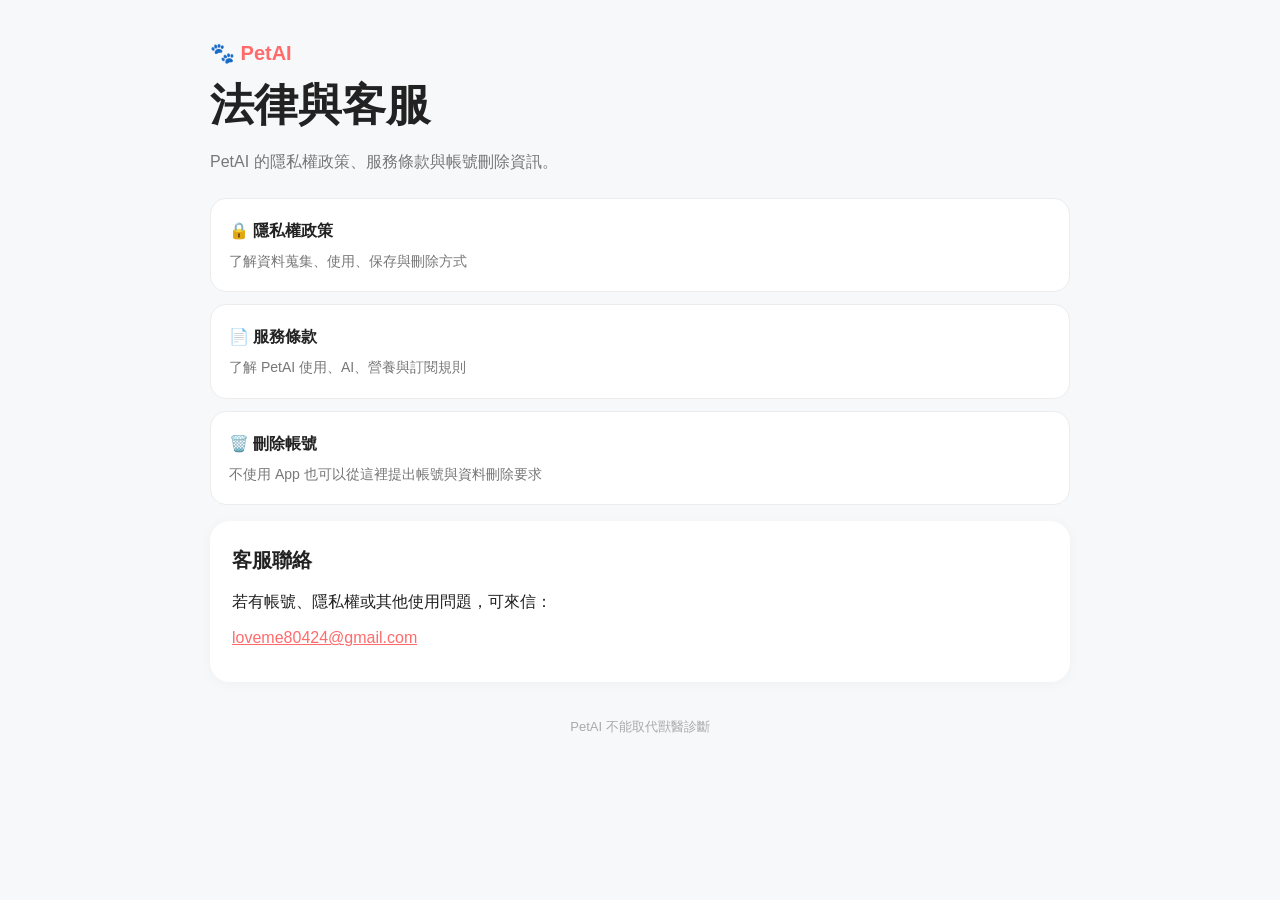
<file: index.html>
<!doctype html>
<html lang="zh-Hant">
<head>
  <meta charset="utf-8">
  <meta name="viewport" content="width=device-width, initial-scale=1">
  <title>PetAI｜法律與客服</title>
  <meta name="description" content="PetAI 隱私權政策、服務條款與帳號刪除說明">
  <link rel="stylesheet" href="styles.css">
</head>
<body>
  <main class="wrap">
    <div class="brand">🐾 PetAI</div>
    <h1>法律與客服</h1>
    <p class="muted">PetAI 的隱私權政策、服務條款與帳號刪除資訊。</p>

    <div class="menu">
      <a href="privacy.html">🔒 隱私權政策
        <span>了解資料蒐集、使用、保存與刪除方式</span>
      </a>
      <a href="terms.html">📄 服務條款
        <span>了解 PetAI 使用、AI、營養與訂閱規則</span>
      </a>
      <a href="delete-account.html">🗑️ 刪除帳號
        <span>不使用 App 也可以從這裡提出帳號與資料刪除要求</span>
      </a>
    </div>

    <div class="card">
      <h2>客服聯絡</h2>
      <p>若有帳號、隱私權或其他使用問題，可來信：</p>
      <p><a href="mailto:loveme80424@gmail.com">loveme80424@gmail.com</a></p>
    </div>

    <footer>PetAI 不能取代獸醫診斷</footer>
  </main>
</body>
</html>
</file>
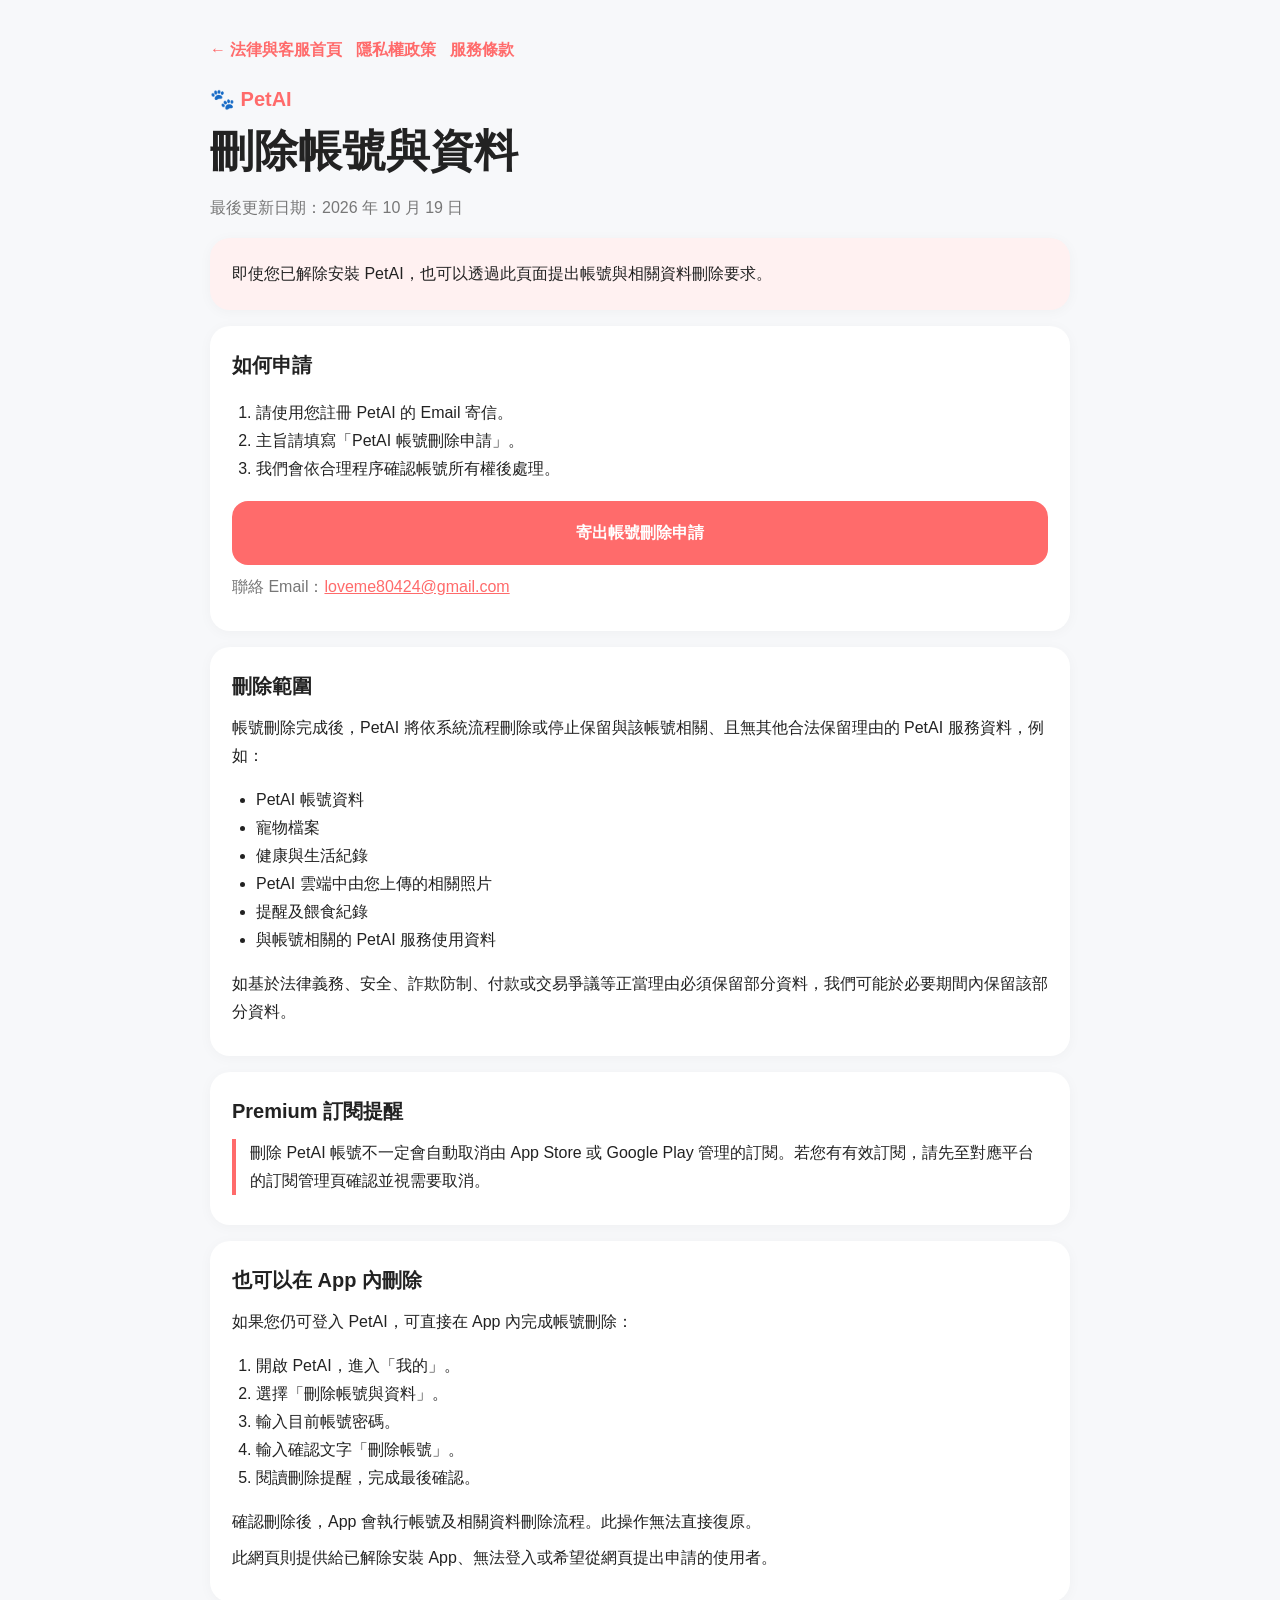
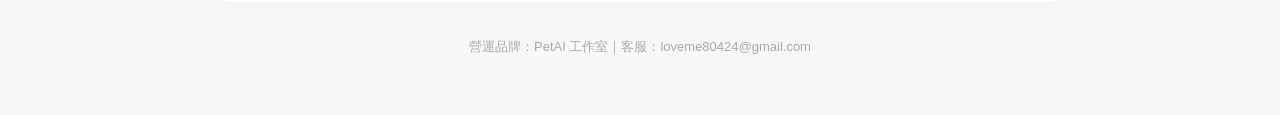
<file: delete-account.html>
<!doctype html>
<html lang="zh-Hant">
<head>
  <meta charset="utf-8">
  <meta name="viewport" content="width=device-width, initial-scale=1">
  <title>PetAI｜刪除帳號</title>
  <meta name="description" content="PetAI 帳號與資料刪除申請">
  <link rel="stylesheet" href="styles.css">
</head>
<body>
  <main class="wrap">
    <nav class="topnav">
      <a href="index.html">← 法律與客服首頁</a>
      <a href="privacy.html">隱私權政策</a>
      <a href="terms.html">服務條款</a>
    </nav>

    <div class="brand">🐾 PetAI</div>
    <h1>刪除帳號與資料</h1>
    <p class="updated">最後更新日期：2026 年 10 月 19 日</p>

    <div class="hero">
      即使您已解除安裝 PetAI，也可以透過此頁面提出帳號與相關資料刪除要求。
    </div>

    <section class="card">
      <h2>如何申請</h2>
      <ol>
        <li>請使用您註冊 PetAI 的 Email 寄信。</li>
        <li>主旨請填寫「PetAI 帳號刪除申請」。</li>
        <li>我們會依合理程序確認帳號所有權後處理。</li>
      </ol>

      <a class="button" href="mailto:loveme80424@gmail.com?subject=PetAI 帳號刪除申請&body=您好，我要申請刪除 PetAI 帳號及相關資料。%0A%0A請使用此 Email 對應的 PetAI 帳號進行確認。">
        寄出帳號刪除申請
      </a>

      <p class="muted">聯絡 Email：<a href="mailto:loveme80424@gmail.com">loveme80424@gmail.com</a></p>
    </section>

    <section class="card">
      <h2>刪除範圍</h2>
      <p>帳號刪除完成後，PetAI 將依系統流程刪除或停止保留與該帳號相關、且無其他合法保留理由的 PetAI 服務資料，例如：</p>
      <ul>
        <li>PetAI 帳號資料</li>
        <li>寵物檔案</li>
        <li>健康與生活紀錄</li>
        <li>PetAI 雲端中由您上傳的相關照片</li>
        <li>提醒及餵食紀錄</li>
        <li>與帳號相關的 PetAI 服務使用資料</li>
      </ul>
      <p>如基於法律義務、安全、詐欺防制、付款或交易爭議等正當理由必須保留部分資料，我們可能於必要期間內保留該部分資料。</p>
    </section>

    <section class="card">
      <h2>Premium 訂閱提醒</h2>
      <p class="notice">刪除 PetAI 帳號不一定會自動取消由 App Store 或 Google Play 管理的訂閱。若您有有效訂閱，請先至對應平台的訂閱管理頁確認並視需要取消。</p>
    </section>

    <section class="card">
      <h2>也可以在 App 內刪除</h2>
      <p>如果您仍可登入 PetAI，可直接在 App 內完成帳號刪除：</p>
<ol>
<li>開啟 PetAI，進入「我的」。</li>
<li>選擇「刪除帳號與資料」。</li>
<li>輸入目前帳號密碼。</li>
<li>輸入確認文字「刪除帳號」。</li>
<li>閱讀刪除提醒，完成最後確認。</li>
</ol>
<p>確認刪除後，App 會執行帳號及相關資料刪除流程。此操作無法直接復原。</p>
      <p>此網頁則提供給已解除安裝 App、無法登入或希望從網頁提出申請的使用者。</p>
    </section>

    <footer>營運品牌：PetAI 工作室｜客服：loveme80424@gmail.com</footer>
  </main>
</body>
</html>
</file>
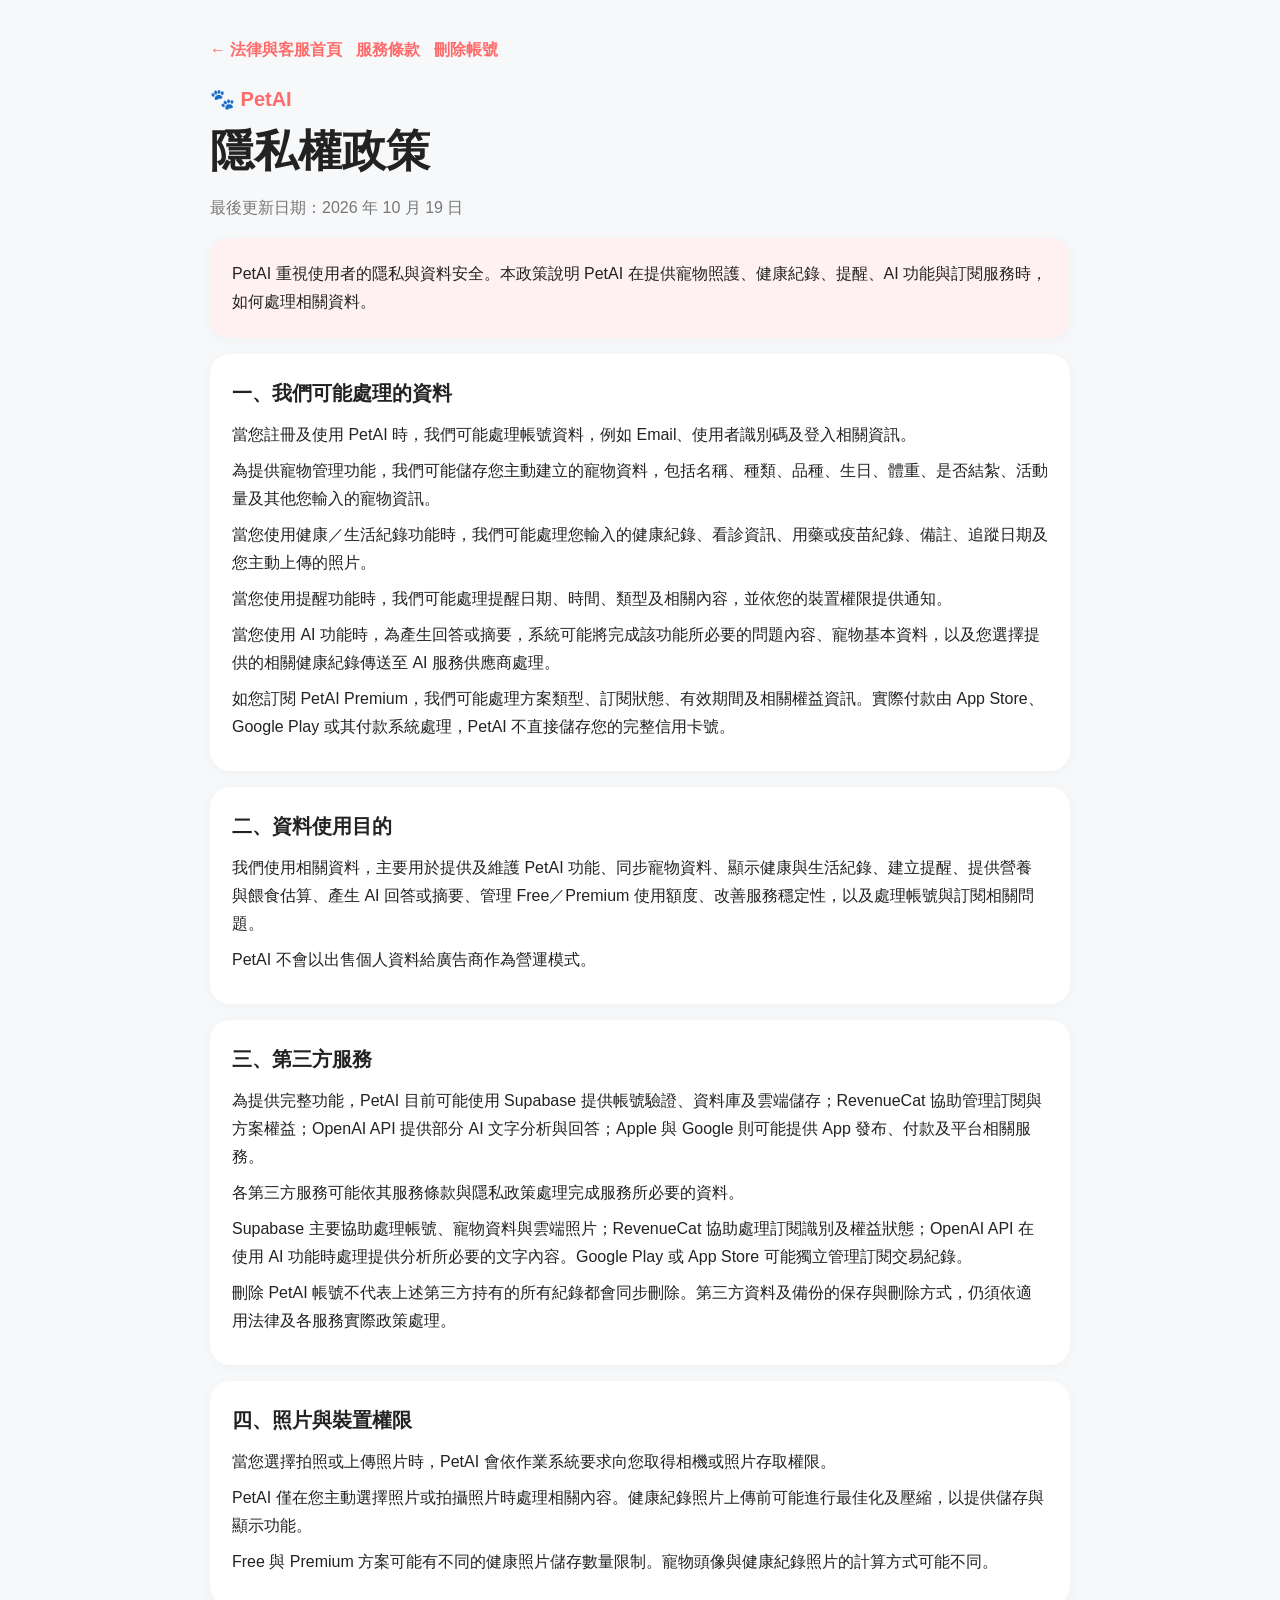
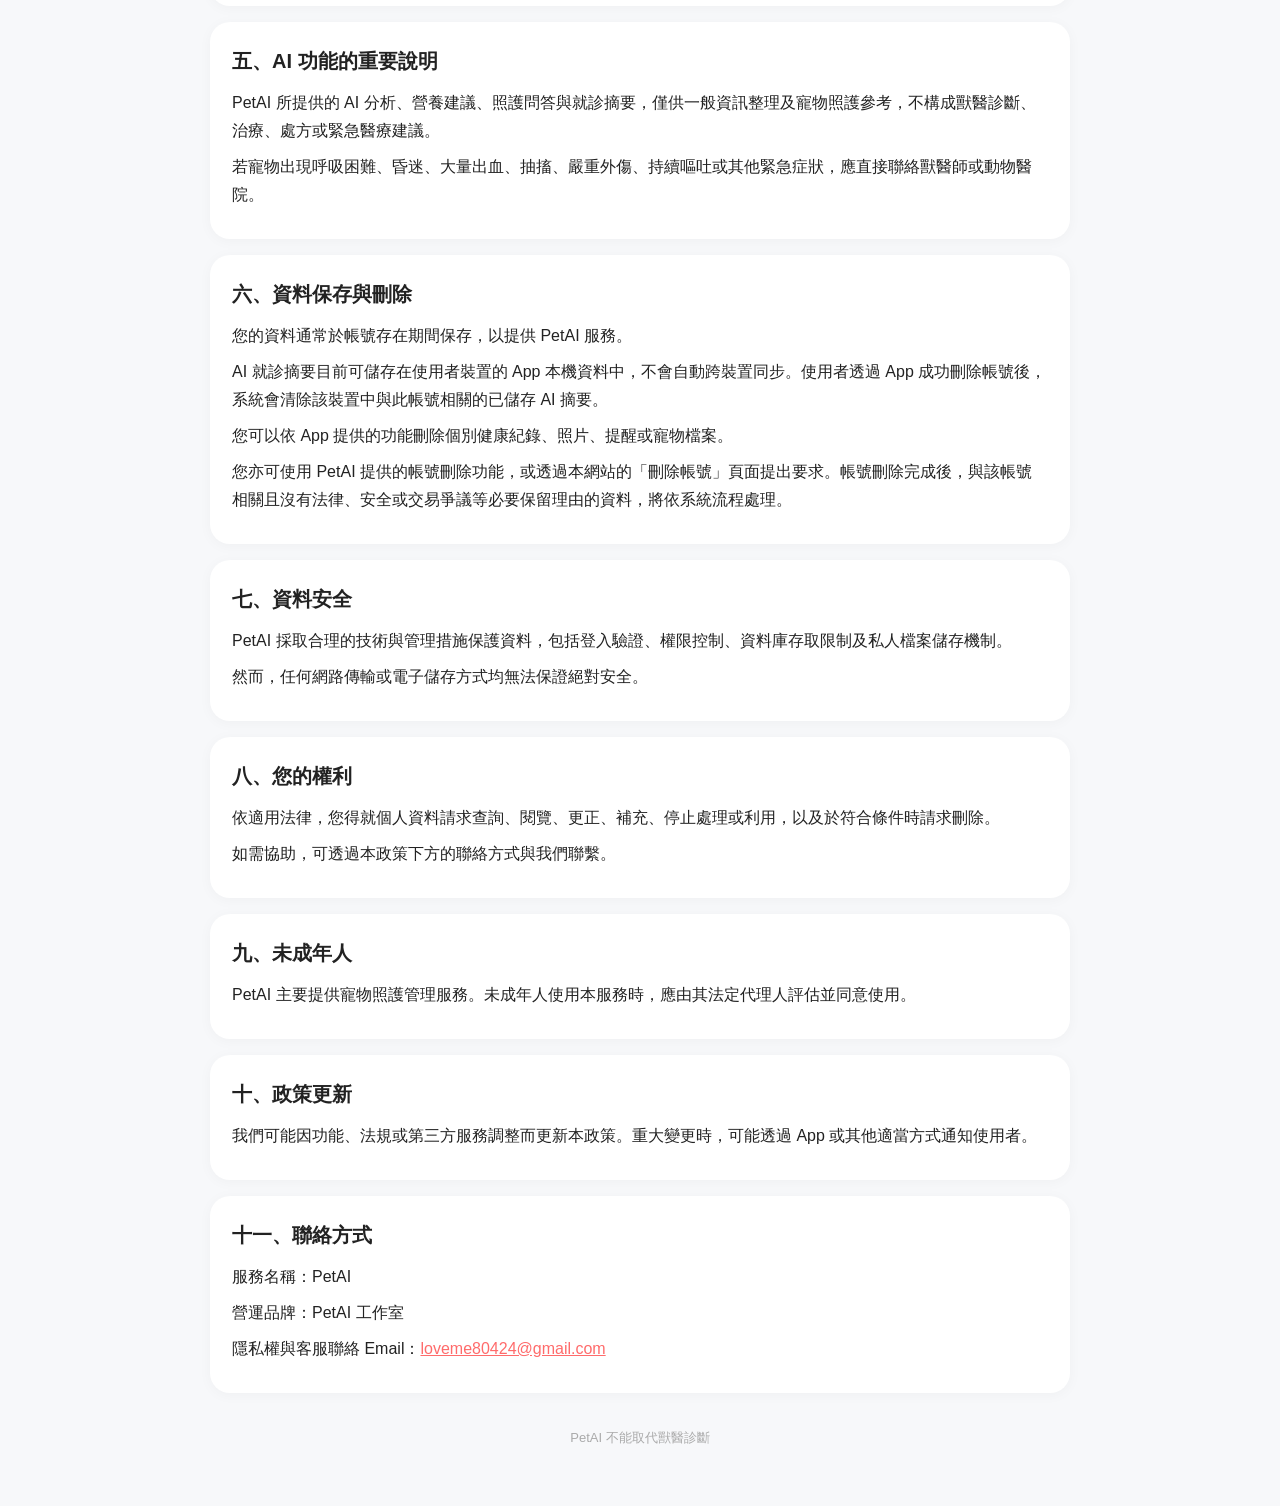
<file: privacy.html>
<!doctype html>
<html lang="zh-Hant">
<head>
  <meta charset="utf-8">
  <meta name="viewport" content="width=device-width, initial-scale=1">
  <title>PetAI｜隱私權政策</title>
  <meta name="description" content="PetAI 隱私權政策">
  <link rel="stylesheet" href="styles.css">
</head>
<body>
  <main class="wrap">
    <nav class="topnav">
      <a href="index.html">← 法律與客服首頁</a>
      <a href="terms.html">服務條款</a>
      <a href="delete-account.html">刪除帳號</a>
    </nav>

    <div class="brand">🐾 PetAI</div>
    <h1>隱私權政策</h1>
    <p class="updated">最後更新日期：2026 年 10 月 19 日</p>

    <div class="hero">
      PetAI 重視使用者的隱私與資料安全。本政策說明 PetAI 在提供寵物照護、健康紀錄、提醒、AI 功能與訂閱服務時，如何處理相關資料。
    </div>

    <section class="card">
      <h2>一、我們可能處理的資料</h2>
      <p>當您註冊及使用 PetAI 時，我們可能處理帳號資料，例如 Email、使用者識別碼及登入相關資訊。</p>
      <p>為提供寵物管理功能，我們可能儲存您主動建立的寵物資料，包括名稱、種類、品種、生日、體重、是否結紮、活動量及其他您輸入的寵物資訊。</p>
      <p>當您使用健康／生活紀錄功能時，我們可能處理您輸入的健康紀錄、看診資訊、用藥或疫苗紀錄、備註、追蹤日期及您主動上傳的照片。</p>
      <p>當您使用提醒功能時，我們可能處理提醒日期、時間、類型及相關內容，並依您的裝置權限提供通知。</p>
      <p>當您使用 AI 功能時，為產生回答或摘要，系統可能將完成該功能所必要的問題內容、寵物基本資料，以及您選擇提供的相關健康紀錄傳送至 AI 服務供應商處理。</p>
      <p>如您訂閱 PetAI Premium，我們可能處理方案類型、訂閱狀態、有效期間及相關權益資訊。實際付款由 App Store、Google Play 或其付款系統處理，PetAI 不直接儲存您的完整信用卡號。</p>
    </section>

    <section class="card">
      <h2>二、資料使用目的</h2>
      <p>我們使用相關資料，主要用於提供及維護 PetAI 功能、同步寵物資料、顯示健康與生活紀錄、建立提醒、提供營養與餵食估算、產生 AI 回答或摘要、管理 Free／Premium 使用額度、改善服務穩定性，以及處理帳號與訂閱相關問題。</p>
      <p>PetAI 不會以出售個人資料給廣告商作為營運模式。</p>
    </section>

    <section class="card">
      <h2>三、第三方服務</h2>
      <p>為提供完整功能，PetAI 目前可能使用 Supabase 提供帳號驗證、資料庫及雲端儲存；RevenueCat 協助管理訂閱與方案權益；OpenAI API 提供部分 AI 文字分析與回答；Apple 與 Google 則可能提供 App 發布、付款及平台相關服務。</p>
      <p>各第三方服務可能依其服務條款與隱私政策處理完成服務所必要的資料。</p>
<p>Supabase 主要協助處理帳號、寵物資料與雲端照片；RevenueCat 協助處理訂閱識別及權益狀態；OpenAI API 在使用 AI 功能時處理提供分析所必要的文字內容。Google Play 或 App Store 可能獨立管理訂閱交易紀錄。</p>
<p>刪除 PetAI 帳號不代表上述第三方持有的所有紀錄都會同步刪除。第三方資料及備份的保存與刪除方式，仍須依適用法律及各服務實際政策處理。</p>
    </section>

    <section class="card">
      <h2>四、照片與裝置權限</h2>
      <p>當您選擇拍照或上傳照片時，PetAI 會依作業系統要求向您取得相機或照片存取權限。</p>
      <p>PetAI 僅在您主動選擇照片或拍攝照片時處理相關內容。健康紀錄照片上傳前可能進行最佳化及壓縮，以提供儲存與顯示功能。</p>
      <p>Free 與 Premium 方案可能有不同的健康照片儲存數量限制。寵物頭像與健康紀錄照片的計算方式可能不同。</p>
    </section>

    <section class="card">
      <h2>五、AI 功能的重要說明</h2>
      <p>PetAI 所提供的 AI 分析、營養建議、照護問答與就診摘要，僅供一般資訊整理及寵物照護參考，不構成獸醫診斷、治療、處方或緊急醫療建議。</p>
      <p>若寵物出現呼吸困難、昏迷、大量出血、抽搐、嚴重外傷、持續嘔吐或其他緊急症狀，應直接聯絡獸醫師或動物醫院。</p>
    </section>

    <section class="card">
      <h2>六、資料保存與刪除</h2>
      <p>您的資料通常於帳號存在期間保存，以提供 PetAI 服務。</p>
<p>AI 就診摘要目前可儲存在使用者裝置的 App 本機資料中，不會自動跨裝置同步。使用者透過 App 成功刪除帳號後，系統會清除該裝置中與此帳號相關的已儲存 AI 摘要。</p>
      <p>您可以依 App 提供的功能刪除個別健康紀錄、照片、提醒或寵物檔案。</p>
      <p>您亦可使用 PetAI 提供的帳號刪除功能，或透過本網站的「刪除帳號」頁面提出要求。帳號刪除完成後，與該帳號相關且沒有法律、安全或交易爭議等必要保留理由的資料，將依系統流程處理。</p>
    </section>

    <section class="card">
      <h2>七、資料安全</h2>
      <p>PetAI 採取合理的技術與管理措施保護資料，包括登入驗證、權限控制、資料庫存取限制及私人檔案儲存機制。</p>
      <p>然而，任何網路傳輸或電子儲存方式均無法保證絕對安全。</p>
    </section>

    <section class="card">
      <h2>八、您的權利</h2>
      <p>依適用法律，您得就個人資料請求查詢、閱覽、更正、補充、停止處理或利用，以及於符合條件時請求刪除。</p>
      <p>如需協助，可透過本政策下方的聯絡方式與我們聯繫。</p>
    </section>

    <section class="card">
      <h2>九、未成年人</h2>
      <p>PetAI 主要提供寵物照護管理服務。未成年人使用本服務時，應由其法定代理人評估並同意使用。</p>
    </section>

    <section class="card">
      <h2>十、政策更新</h2>
      <p>我們可能因功能、法規或第三方服務調整而更新本政策。重大變更時，可能透過 App 或其他適當方式通知使用者。</p>
    </section>

    <section class="card">
      <h2>十一、聯絡方式</h2>
      <p>服務名稱：PetAI</p>
      <p>營運品牌：PetAI 工作室</p>
      <p>隱私權與客服聯絡 Email：<a href="mailto:loveme80424@gmail.com">loveme80424@gmail.com</a></p>
    </section>

    <footer>PetAI 不能取代獸醫診斷</footer>
  </main>
</body>
</html>
</file>
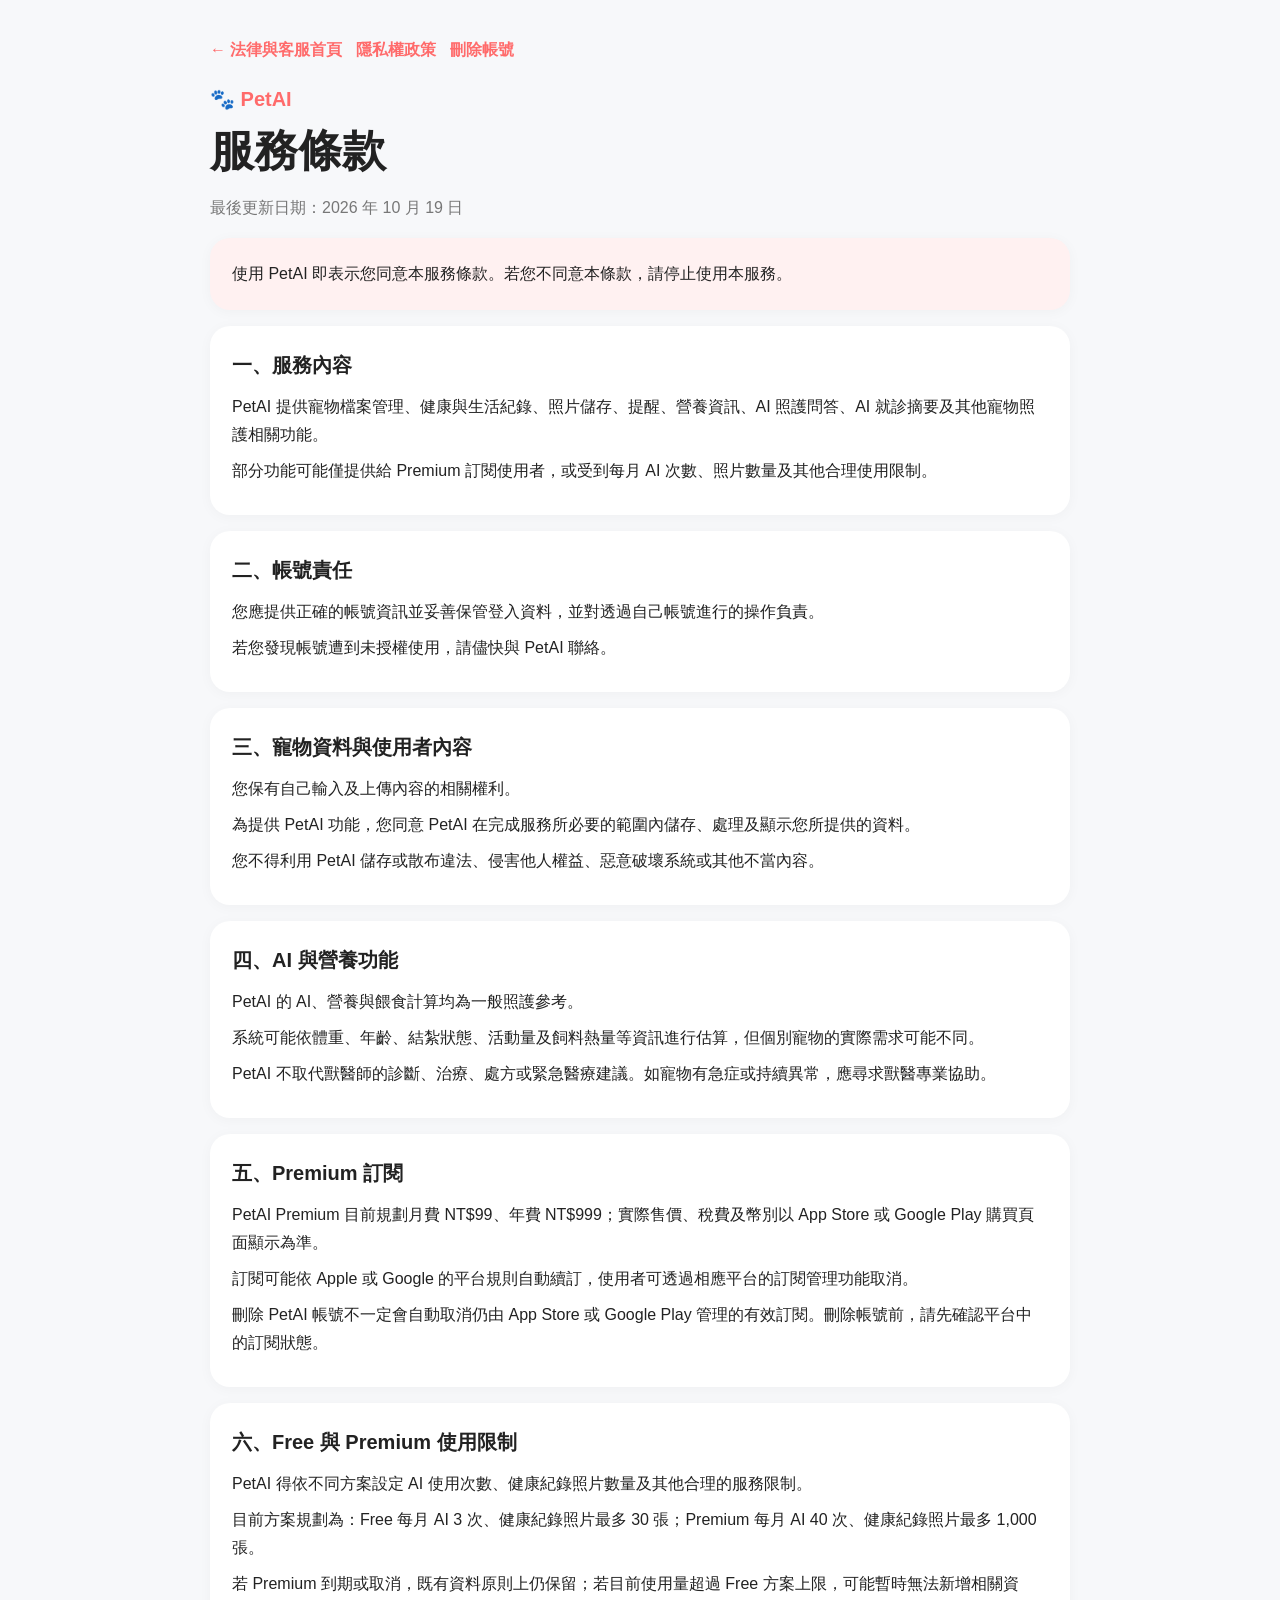
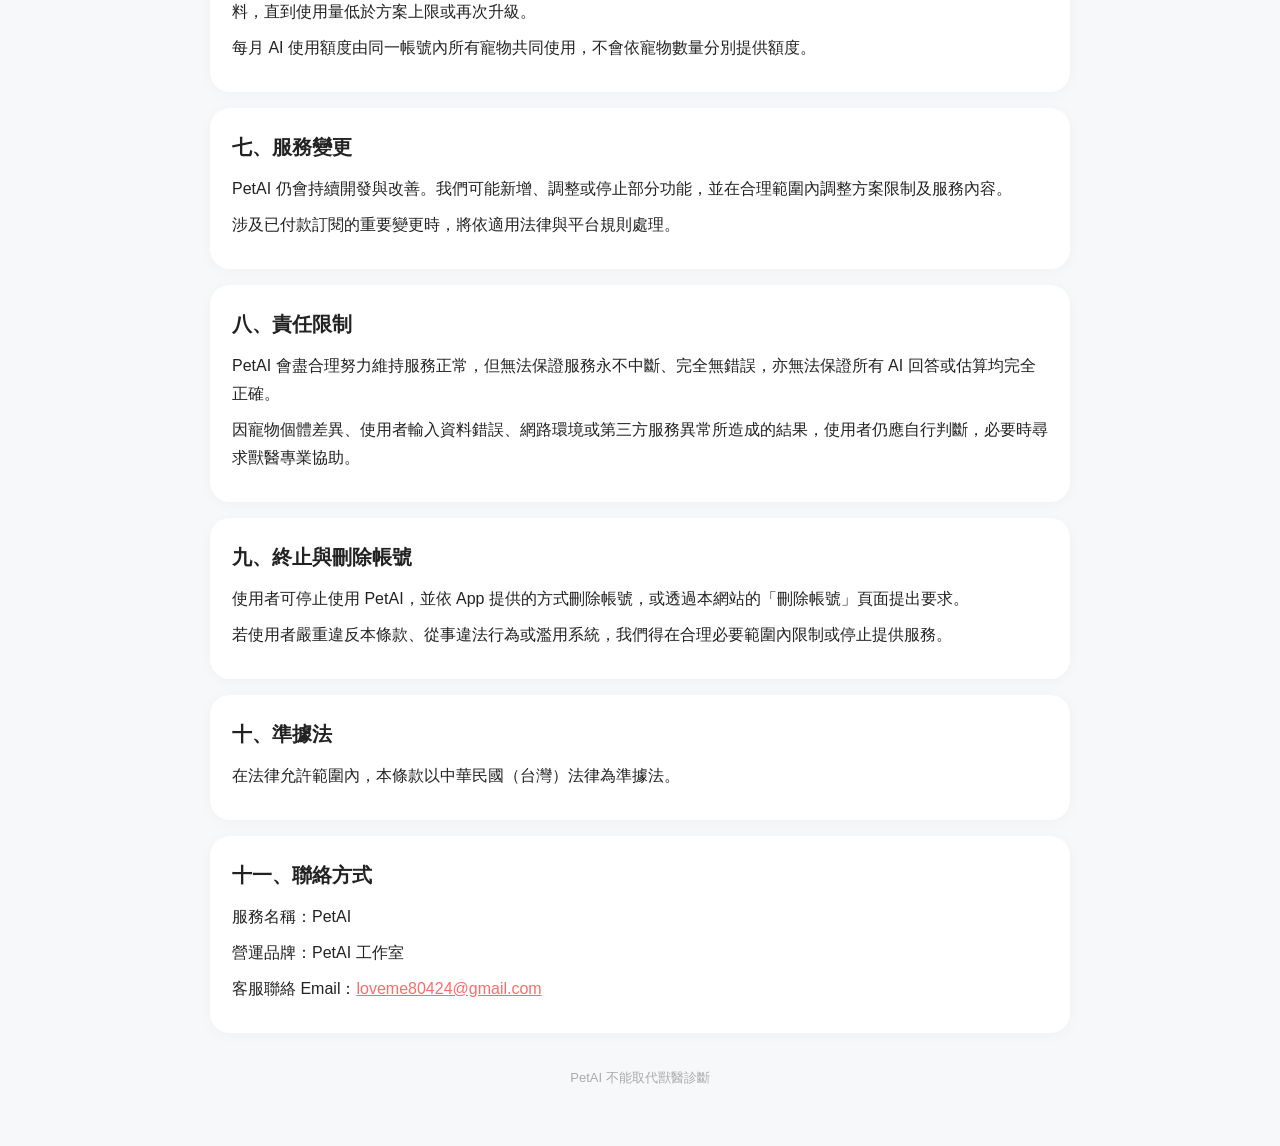
<file: terms.html>
<!doctype html>
<html lang="zh-Hant">
<head>
  <meta charset="utf-8">
  <meta name="viewport" content="width=device-width, initial-scale=1">
  <title>PetAI｜服務條款</title>
  <meta name="description" content="PetAI 服務條款">
  <link rel="stylesheet" href="styles.css">
</head>
<body>
  <main class="wrap">
    <nav class="topnav">
      <a href="index.html">← 法律與客服首頁</a>
      <a href="privacy.html">隱私權政策</a>
      <a href="delete-account.html">刪除帳號</a>
    </nav>

    <div class="brand">🐾 PetAI</div>
    <h1>服務條款</h1>
    <p class="updated">最後更新日期：2026 年 10 月 19 日</p>

    <div class="hero">
      使用 PetAI 即表示您同意本服務條款。若您不同意本條款，請停止使用本服務。
    </div>

    <section class="card">
      <h2>一、服務內容</h2>
      <p>PetAI 提供寵物檔案管理、健康與生活紀錄、照片儲存、提醒、營養資訊、AI 照護問答、AI 就診摘要及其他寵物照護相關功能。</p>
      <p>部分功能可能僅提供給 Premium 訂閱使用者，或受到每月 AI 次數、照片數量及其他合理使用限制。</p>
    </section>

    <section class="card">
      <h2>二、帳號責任</h2>
      <p>您應提供正確的帳號資訊並妥善保管登入資料，並對透過自己帳號進行的操作負責。</p>
      <p>若您發現帳號遭到未授權使用，請儘快與 PetAI 聯絡。</p>
    </section>

    <section class="card">
      <h2>三、寵物資料與使用者內容</h2>
      <p>您保有自己輸入及上傳內容的相關權利。</p>
      <p>為提供 PetAI 功能，您同意 PetAI 在完成服務所必要的範圍內儲存、處理及顯示您所提供的資料。</p>
      <p>您不得利用 PetAI 儲存或散布違法、侵害他人權益、惡意破壞系統或其他不當內容。</p>
    </section>

    <section class="card">
      <h2>四、AI 與營養功能</h2>
      <p>PetAI 的 AI、營養與餵食計算均為一般照護參考。</p>
      <p>系統可能依體重、年齡、結紮狀態、活動量及飼料熱量等資訊進行估算，但個別寵物的實際需求可能不同。</p>
      <p>PetAI 不取代獸醫師的診斷、治療、處方或緊急醫療建議。如寵物有急症或持續異常，應尋求獸醫專業協助。</p>
    </section>

    <section class="card">
      <h2>五、Premium 訂閱</h2>
      <p>PetAI Premium 目前規劃月費 NT$99、年費 NT$999；實際售價、稅費及幣別以 App Store 或 Google Play 購買頁面顯示為準。</p>
      <p>訂閱可能依 Apple 或 Google 的平台規則自動續訂，使用者可透過相應平台的訂閱管理功能取消。</p>
      <p>刪除 PetAI 帳號不一定會自動取消仍由 App Store 或 Google Play 管理的有效訂閱。刪除帳號前，請先確認平台中的訂閱狀態。</p>
    </section>

    <section class="card">
      <h2>六、Free 與 Premium 使用限制</h2>
      <p>PetAI 得依不同方案設定 AI 使用次數、健康紀錄照片數量及其他合理的服務限制。</p>
      <p>目前方案規劃為：Free 每月 AI 3 次、健康紀錄照片最多 30 張；Premium 每月 AI 40 次、健康紀錄照片最多 1,000 張。</p>
      <p>若 Premium 到期或取消，既有資料原則上仍保留；若目前使用量超過 Free 方案上限，可能暫時無法新增相關資料，直到使用量低於方案上限或再次升級。</p>
<p>每月 AI 使用額度由同一帳號內所有寵物共同使用，不會依寵物數量分別提供額度。</p>
    </section>

    <section class="card">
      <h2>七、服務變更</h2>
      <p>PetAI 仍會持續開發與改善。我們可能新增、調整或停止部分功能，並在合理範圍內調整方案限制及服務內容。</p>
      <p>涉及已付款訂閱的重要變更時，將依適用法律與平台規則處理。</p>
    </section>

    <section class="card">
      <h2>八、責任限制</h2>
      <p>PetAI 會盡合理努力維持服務正常，但無法保證服務永不中斷、完全無錯誤，亦無法保證所有 AI 回答或估算均完全正確。</p>
      <p>因寵物個體差異、使用者輸入資料錯誤、網路環境或第三方服務異常所造成的結果，使用者仍應自行判斷，必要時尋求獸醫專業協助。</p>
    </section>

    <section class="card">
      <h2>九、終止與刪除帳號</h2>
      <p>使用者可停止使用 PetAI，並依 App 提供的方式刪除帳號，或透過本網站的「刪除帳號」頁面提出要求。</p>
      <p>若使用者嚴重違反本條款、從事違法行為或濫用系統，我們得在合理必要範圍內限制或停止提供服務。</p>
    </section>

    <section class="card">
      <h2>十、準據法</h2>
      <p>在法律允許範圍內，本條款以中華民國（台灣）法律為準據法。</p>
    </section>

    <section class="card">
      <h2>十一、聯絡方式</h2>
      <p>服務名稱：PetAI</p>
      <p>營運品牌：PetAI 工作室</p>
      <p>客服聯絡 Email：<a href="mailto:loveme80424@gmail.com">loveme80424@gmail.com</a></p>
    </section>

    <footer>PetAI 不能取代獸醫診斷</footer>
  </main>
</body>
</html>
</file>
<file: styles.css>
:root {
  --bg: #f7f8fa;
  --card: #ffffff;
  --text: #222222;
  --muted: #777777;
  --line: #ececec;
  --accent: #ff6b6b;
  --accent-soft: #fff1f1;
  --max: 860px;
}

* { box-sizing: border-box; }

body {
  margin: 0;
  font-family: -apple-system, BlinkMacSystemFont, "Segoe UI", "Noto Sans TC",
    "PingFang TC", "Microsoft JhengHei", sans-serif;
  background: var(--bg);
  color: var(--text);
  line-height: 1.75;
}

a { color: var(--accent); }

.wrap {
  width: min(calc(100% - 32px), var(--max));
  margin: 0 auto;
  padding: 36px 0 56px;
}

.brand {
  font-weight: 900;
  color: var(--accent);
  font-size: 20px;
}

h1 {
  margin: 8px 0 4px;
  font-size: clamp(30px, 6vw, 44px);
  line-height: 1.2;
}

.updated, .muted {
  color: var(--muted);
}

.hero, .card {
  background: var(--card);
  border-radius: 20px;
  padding: 22px;
  margin-top: 16px;
  box-shadow: 0 2px 14px rgba(0,0,0,.035);
}

.hero {
  background: var(--accent-soft);
}

.card h2 {
  margin: 0 0 10px;
  font-size: 20px;
}

.card p {
  margin: 8px 0;
}

.menu {
  display: grid;
  gap: 12px;
  margin-top: 22px;
}

.menu a, .button {
  display: block;
  text-decoration: none;
  background: var(--card);
  border: 1px solid var(--line);
  border-radius: 16px;
  padding: 18px;
  font-weight: 800;
  color: var(--text);
}

.menu a span {
  display: block;
  color: var(--muted);
  font-size: 14px;
  font-weight: 500;
  margin-top: 4px;
}

.button {
  background: var(--accent);
  color: white;
  text-align: center;
  border: none;
  margin-top: 18px;
}

.button.secondary {
  background: white;
  color: var(--accent);
  border: 1px solid #ffd1d1;
}

.notice {
  border-left: 4px solid var(--accent);
  padding-left: 14px;
}

ul, ol {
  padding-left: 24px;
}

footer {
  color: #aaa;
  text-align: center;
  font-size: 13px;
  margin-top: 34px;
}

.topnav {
  display: flex;
  gap: 14px;
  flex-wrap: wrap;
  margin-bottom: 18px;
}

.topnav a {
  text-decoration: none;
  font-weight: 700;
}

code {
  background: #f0f0f0;
  padding: 2px 6px;
  border-radius: 6px;
}
</file>
